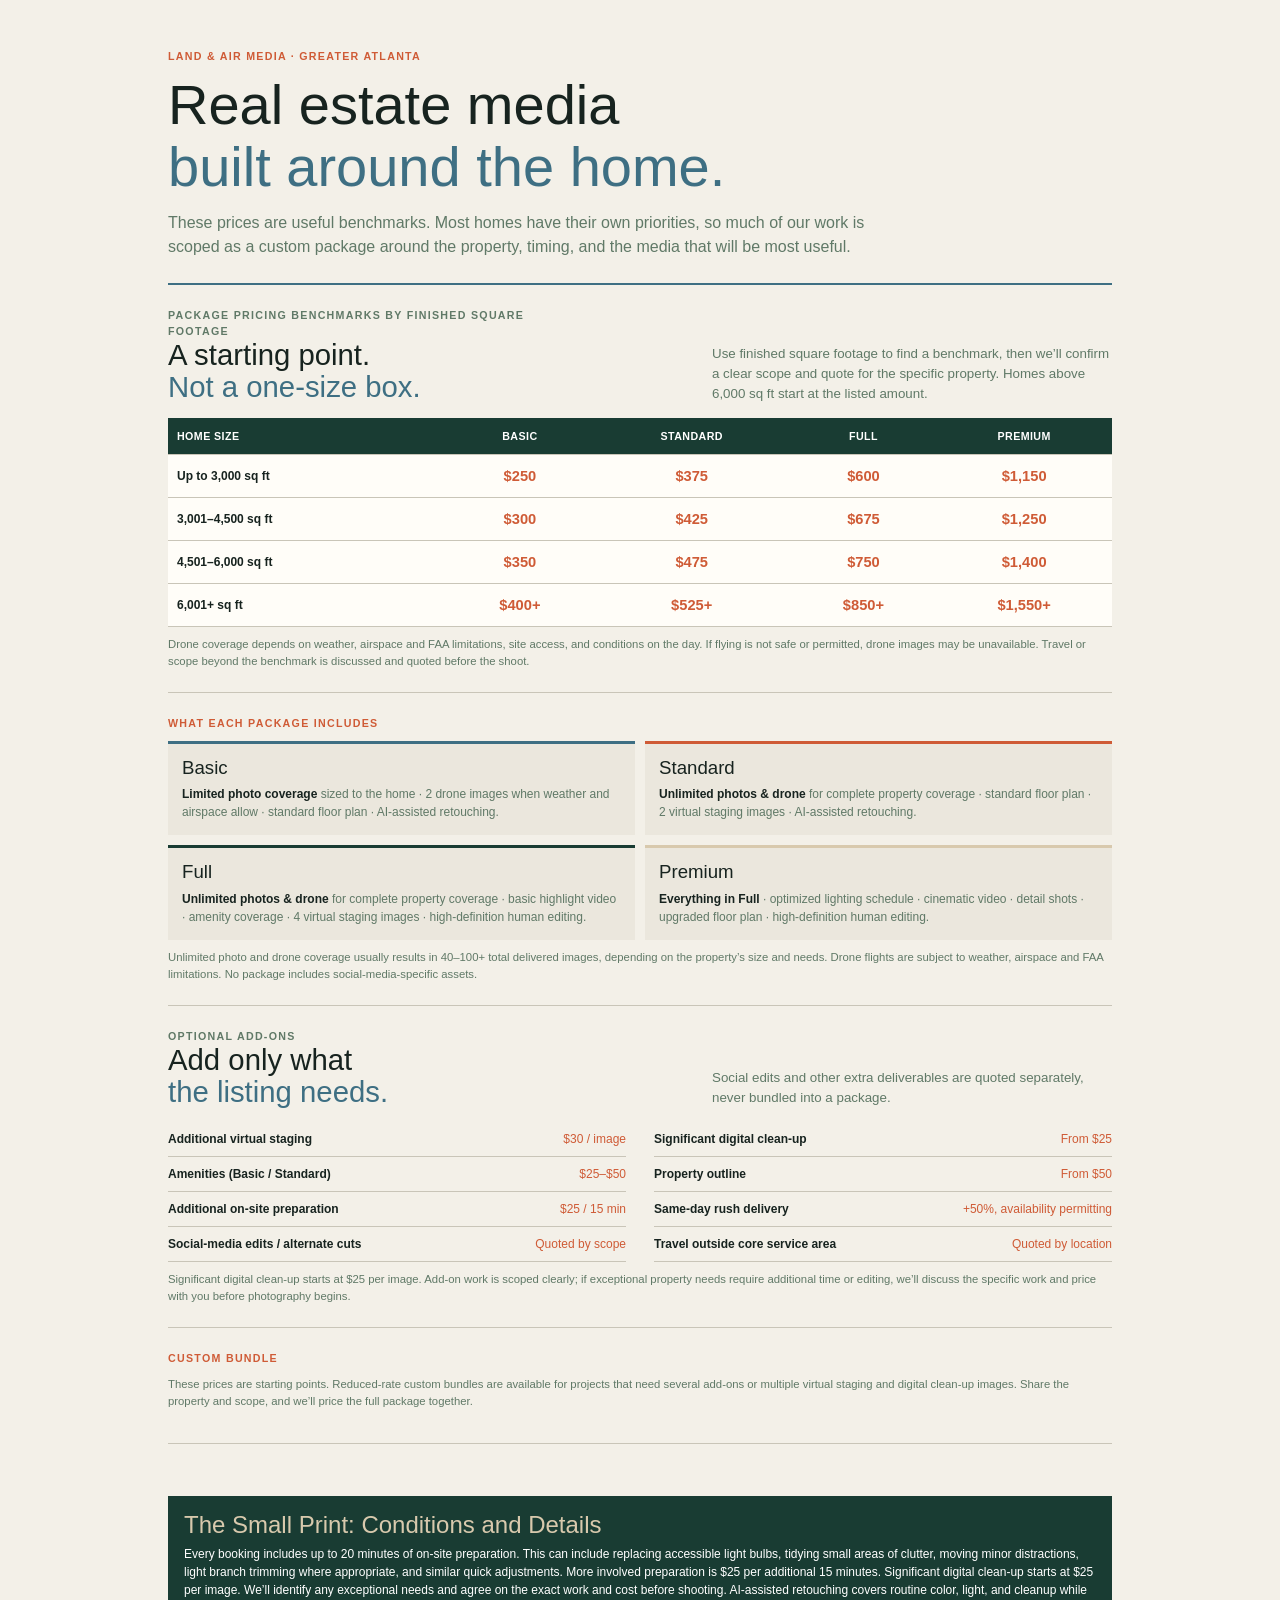
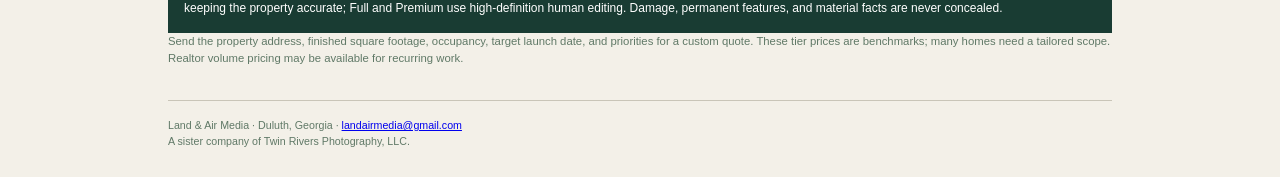
<file: deployment-site/pricing-guide.html>
<!doctype html>
<html lang="en">
<head>
<meta charset="utf-8">
<meta name="viewport" content="width=device-width, initial-scale=1">
<title>Real Estate Pricing Guide | Land &amp; Air Media</title>
<style>
@page{size:letter;margin:.55in}
:root{color-scheme:light;--ink:#17231f;--moss:#607967;--paper:#f3f0e8;--sand:#d8c9ad;--signal:#cf5b36;--blue:#3e6f83;--forest:#193c33;--line:#c9c5b8}
*{box-sizing:border-box}body{margin:0;background:var(--paper);color:var(--ink);font:10pt 'DM Sans',Arial,sans-serif;line-height:1.5}.wrap{max-width:1000px;margin:auto;padding:36px 28px 28px}h1,h2,h3,p{margin-top:0}h1,h2,h3{font-weight:500;line-height:1.1}h1{max-width:700px;margin-bottom:14px;font-size:42pt}h1 em,h2 em{color:var(--blue);font-style:normal}.eyebrow{margin-bottom:10px;color:var(--signal);font-size:8pt;font-weight:700;letter-spacing:.12em;text-transform:uppercase}.hero{padding:12px 0 24px;border-bottom:2px solid var(--blue)}.hero p:last-child{max-width:700px;margin:0;color:var(--moss);font-size:12pt}.section{padding:22px 0;border-bottom:1px solid var(--line)}.section-heading{display:flex;justify-content:space-between;align-items:end;gap:20px;margin-bottom:14px}.section-heading h2{margin:0;font-size:22pt}.section-heading p{max-width:400px;margin:0;color:var(--moss)}.price-table{width:100%;border-collapse:collapse;background:#fffdf8;font-size:9pt}.price-table th,.price-table td{padding:10px 9px;border-bottom:1px solid var(--line);text-align:center}.price-table thead th{background:var(--forest);color:#fff;font-size:8pt;text-transform:uppercase;letter-spacing:.04em}.price-table thead th:first-child{text-align:left}.price-table tbody th{text-align:left;font-weight:700}.price-table td{font-weight:700;color:var(--signal);font-size:11pt}.price-table small{display:block;color:var(--moss);font-size:7.5pt;font-weight:400}.tier-note{margin:9px 0 0;color:var(--moss);font-size:8.5pt}.package-grid{display:grid;grid-template-columns:repeat(2,1fr);gap:10px}.package{padding:14px;background:#ebe7dd;border-top:3px solid var(--blue);break-inside:avoid}.package:nth-child(2){border-color:var(--signal)}.package:nth-child(3){border-color:var(--forest)}.package:nth-child(4){border-color:var(--sand)}.package h3{margin:0 0 7px;font-size:14pt}.package p{margin:0;color:var(--moss);font-size:9pt}.package strong{color:var(--ink)}.addons{display:grid;grid-template-columns:1fr 1fr;gap:0 28px}.addon{display:flex;justify-content:space-between;gap:12px;padding:8px 0;border-bottom:1px solid var(--line)}.addon strong{font-size:9pt}.addon span{color:var(--signal);text-align:right;font-size:9pt}.note{margin-top:18px;padding:16px;background:var(--forest);color:white}.note h2{margin-bottom:6px;color:var(--sand);font-size:18pt}.note p{margin:0;font-size:9pt}.footer{padding-top:16px;color:var(--moss);font-size:8pt}.subhead{margin:0 0 8px;font-size:13pt}.detail-list{margin:0;padding-left:17px;color:var(--moss);font-size:9pt}.detail-list li{margin:0 0 4px}.fineprint{font-size:8.5pt;color:var(--moss)}
@media(max-width:650px){.wrap{padding:24px 16px}h1{font-size:34pt}.section-heading{display:block}.section-heading p{margin-top:10px}.price-table{font-size:8pt}.price-table th,.price-table td{padding:8px 4px}.price-table td{font-size:9pt}.package-grid,.addons{grid-template-columns:1fr}.price-table small{font-size:7pt}}
@media print{body{background:white;font-size:9pt}.wrap{max-width:none;padding:0}.hero{padding-top:0}.section{padding:16px 0}.price-table th,.price-table td{padding:8px 7px}.package-grid{gap:8px}.package{padding:10px}.note{break-inside:avoid}.footer{padding-top:10px}}
.section-small-print{padding-top:34px}
</style>
</head>
<body>
<main class="wrap">
<header class="hero"><p class="eyebrow">Land &amp; Air Media · Greater Atlanta</p><h1>Real estate media<br><em>built around the home.</em></h1><p>These prices are useful benchmarks. Most homes have their own priorities, so much of our work is scoped as a custom package around the property, timing, and the media that will be most useful.</p></header>
<section class="section"><div class="section-heading"><div><p class="eyebrow">Package pricing benchmarks by finished square footage</p><h2>A starting point.<br><em>Not a one-size box.</em></h2></div><p>Use finished square footage to find a benchmark, then we’ll confirm a clear scope and quote for the specific property. Homes above 6,000 sq ft start at the listed amount.</p></div>
<table class="price-table"><thead><tr><th scope="col">Home size</th><th scope="col">Basic</th><th scope="col">Standard</th><th scope="col">Full</th><th scope="col">Premium</th></tr></thead><tbody>
<tr><th scope="row">Up to 3,000 sq ft</th><td>$250</td><td>$375</td><td>$600</td><td>$1,150</td></tr>
<tr><th scope="row">3,001–4,500 sq ft</th><td>$300</td><td>$425</td><td>$675</td><td>$1,250</td></tr>
<tr><th scope="row">4,501–6,000 sq ft</th><td>$350</td><td>$475</td><td>$750</td><td>$1,400</td></tr>
<tr><th scope="row">6,001+ sq ft</th><td>$400+</td><td>$525+</td><td>$850+</td><td>$1,550+</td></tr>
</tbody></table><p class="tier-note">Drone coverage depends on weather, airspace and FAA limitations, site access, and conditions on the day. If flying is not safe or permitted, drone images may be unavailable. Travel or scope beyond the benchmark is discussed and quoted before the shoot.</p></section>
<section class="section"><p class="eyebrow">What each package includes</p><div class="package-grid">
<article class="package"><h3>Basic</h3><p><strong>Limited photo coverage</strong> sized to the home · 2 drone images when weather and airspace allow · standard floor plan · AI-assisted retouching.</p></article>
<article class="package"><h3>Standard</h3><p><strong>Unlimited photos &amp; drone</strong> for complete property coverage · standard floor plan · 2 virtual staging images · AI-assisted retouching.</p></article>
<article class="package"><h3>Full</h3><p><strong>Unlimited photos &amp; drone</strong> for complete property coverage · basic highlight video · amenity coverage · 4 virtual staging images · high-definition human editing.</p></article>
<article class="package"><h3>Premium</h3><p><strong>Everything in Full</strong> · optimized lighting schedule · cinematic video · detail shots · upgraded floor plan · high-definition human editing.</p></article>
</div><p class="tier-note">Unlimited photo and drone coverage usually results in 40–100+ total delivered images, depending on the property’s size and needs. Drone flights are subject to weather, airspace and FAA limitations. No package includes social-media-specific assets.</p></section>
<section class="section"><div class="section-heading"><div><p class="eyebrow">Optional add-ons</p><h2>Add only what<br><em>the listing needs.</em></h2></div><p>Social edits and other extra deliverables are quoted separately, never bundled into a package.</p></div><div class="addons">
<div class="addon"><strong>Additional virtual staging</strong><span>$30 / image</span></div>
<div class="addon"><strong>Significant digital clean-up</strong><span>From $25</span></div>
<div class="addon"><strong>Amenities (Basic / Standard)</strong><span>$25–$50</span></div>
<div class="addon"><strong>Property outline</strong><span>From $50</span></div>
<div class="addon"><strong>Additional on-site preparation</strong><span>$25 / 15 min</span></div>
<div class="addon"><strong>Same-day rush delivery</strong><span>+50%, availability permitting</span></div>
<div class="addon"><strong>Social-media edits / alternate cuts</strong><span>Quoted by scope</span></div>
<div class="addon"><strong>Travel outside core service area</strong><span>Quoted by location</span></div>
</div><p class="tier-note">Significant digital clean-up starts at $25 per image. Add-on work is scoped clearly; if exceptional property needs require additional time or editing, we’ll discuss the specific work and price with you before photography begins.</p></section>
<section class="section"><p class="eyebrow">Custom Bundle</p><p class="fineprint">These prices are starting points. Reduced-rate custom bundles are available for projects that need several add-ons or multiple virtual staging and digital clean-up images. Share the property and scope, and we’ll price the full package together.</p></section>
<section class="section section-small-print"><div class="note"><h2>The Small Print: Conditions and Details</h2><p>Every booking includes up to 20 minutes of on-site preparation. This can include replacing accessible light bulbs, tidying small areas of clutter, moving minor distractions, light branch trimming where appropriate, and similar quick adjustments. More involved preparation is $25 per additional 15 minutes. Significant digital clean-up starts at $25 per image. We’ll identify any exceptional needs and agree on the exact work and cost before shooting. AI-assisted retouching covers routine color, light, and cleanup while keeping the property accurate; Full and Premium use high-definition human editing. Damage, permanent features, and material facts are never concealed.</p></div><p class="fineprint">Send the property address, finished square footage, occupancy, target launch date, and priorities for a custom quote. These tier prices are benchmarks; many homes need a tailored scope. Realtor volume pricing may be available for recurring work.</p></section>
<footer class="footer">Land &amp; Air Media · Duluth, Georgia · <a href="mailto:landairmedia@gmail.com">landairmedia@gmail.com</a><br>A sister company of Twin Rivers Photography, LLC.</footer>
</main>
</body>
</html>
</file>
